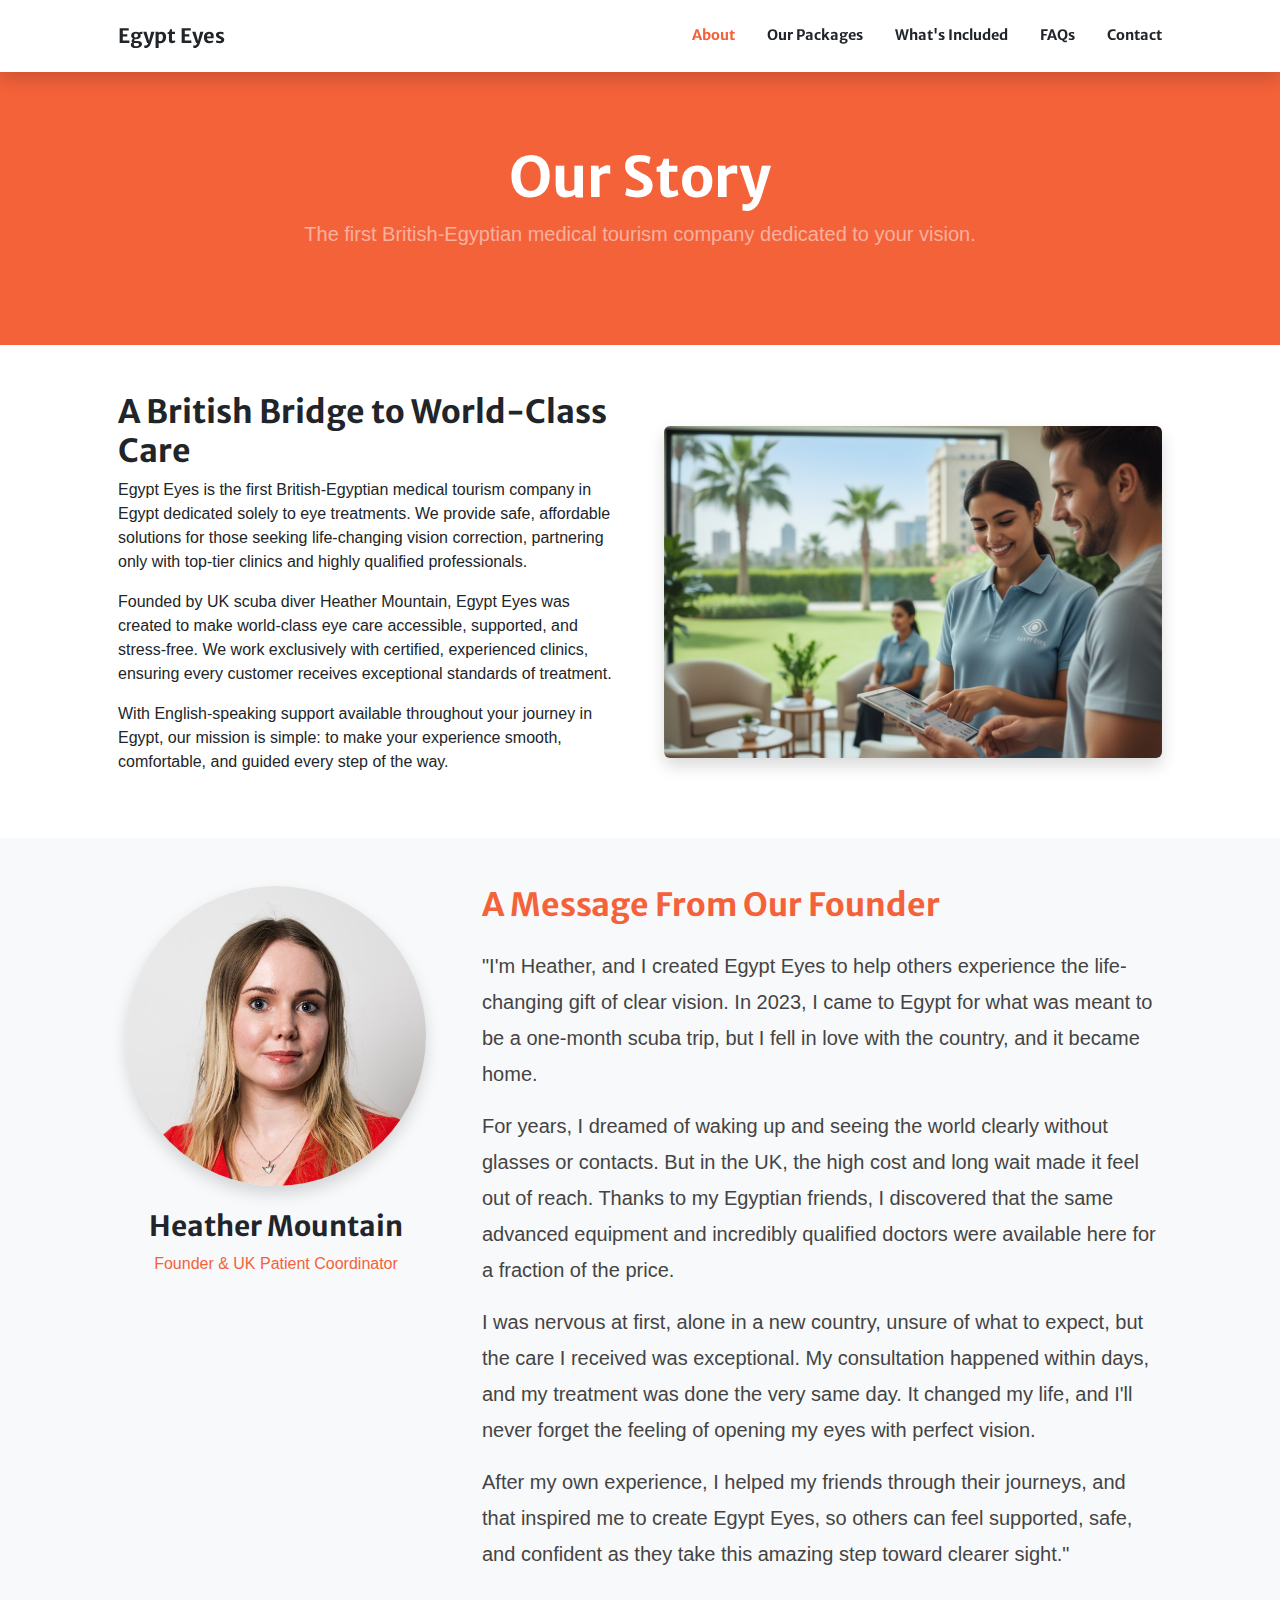
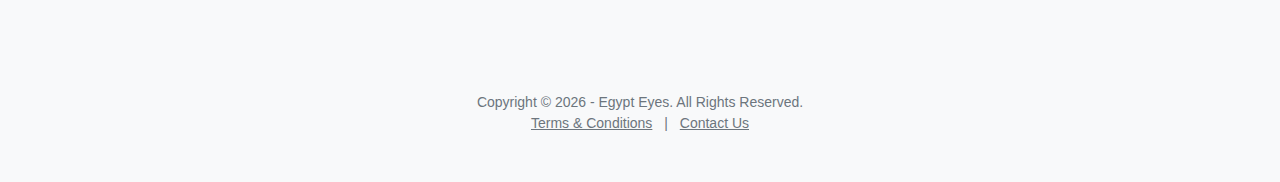
<file: about.html>
<!DOCTYPE html>
<html lang="en">
    <head>
        <meta charset="utf-8" />
        <meta name="viewport" content="width=device-width, initial-scale=1, shrink-to-fit=no" />
        <title>About Us | Egypt Eyes</title>
        <link rel="icon" type="image/x-icon" href="EE logo no text 2.PNG" />
        <link href="https://cdn.jsdelivr.net/npm/bootstrap-icons@1.11.3/font/bootstrap-icons.css" rel="stylesheet" />
        <link href="https://fonts.googleapis.com/css?family=Merriweather+Sans:400,700" rel="stylesheet" />
        <link href="css/styles.css" rel="stylesheet" />
    </head>
    <body id="page-top">
        <nav class="navbar navbar-expand-lg navbar-light fixed-top py-3 navbar-shrink" id="mainNav">
            <div class="container px-4 px-lg-5">
                <a class="navbar-brand" href="index.html">Egypt Eyes</a>
                <button class="navbar-toggler navbar-toggler-right" type="button" data-bs-toggle="collapse" data-bs-target="#navbarResponsive" aria-controls="navbarResponsive" aria-expanded="false" aria-label="Toggle navigation"><span class="navbar-toggler-icon"></span></button>
                <div class="collapse navbar-collapse" id="navbarResponsive">
                    <ul class="navbar-nav ms-auto my-2 my-lg-0">
                        <li class="nav-item"><a class="nav-link active" href="about.html">About</a></li>
                        <li class="nav-item"><a class="nav-link" href="packages.html">Our Packages</a></li>
                        <li class="nav-item"><a class="nav-link" href="index.html#portfolio">What's Included</a></li>
                        <li class="nav-item"><a class="nav-link" href="faq.html">FAQs</a></li>
                        <li class="nav-item"><a class="nav-link" href="index.html#contact">Contact</a></li>
                    </ul>
                </div>
            </div>
        </nav>

        <header class="bg-primary py-5 mt-5">
            <div class="container px-4 px-lg-5 my-5 text-center text-white">
                <h1 class="display-4 fw-bolder">Our Story</h1>
                <p class="lead fw-normal text-white-50 mb-0">The first British-Egyptian medical tourism company dedicated to your vision.</p>
            </div>
        </header>

        <section class="py-5">
            <div class="container px-4 px-lg-5">
                <div class="row gx-5 align-items-center">
                    <div class="col-lg-6">
                        <h2 class="fw-bolder">A British Bridge to World-Class Care</h2>
                        <p>Egypt Eyes is the first British-Egyptian medical tourism company in Egypt dedicated solely to eye treatments. We provide safe, affordable solutions for those seeking life-changing vision correction, partnering only with top-tier clinics and highly qualified professionals.</p>
                        <p>Founded by UK scuba diver Heather Mountain, Egypt Eyes was created to make world-class eye care accessible, supported, and stress-free. We work exclusively with certified, experienced clinics, ensuring every customer receives exceptional standards of treatment.</p>
                        <p>With English-speaking support available throughout your journey in Egypt, our mission is simple: to make your experience smooth, comfortable, and guided every step of the way.</p>
                    </div>
                    <div class="col-lg-6">
                        <img class="img-fluid rounded shadow" src="EE thumbnail support.PNG" alt="Professional Eye Care Support" />
                    </div>
                </div>
            </div>
        </section>

        <section class="py-5 bg-light">
            <div class="container px-4 px-lg-5">
                <div class="row gx-5 justify-content-center">
                    <div class="col-lg-4 text-center mb-5">
                        <img class="img-fluid rounded-circle shadow mb-4" src="Heather Mountain photo.jpg" alt="Heather Mountain - Founder of Egypt Eyes" style="width: 300px; height: 300px; object-fit: cover;" />
                        <h3 class="fw-bolder">Heather Mountain</h3>
                        <p class="text-primary italic">Founder & UK Patient Coordinator</p>
                    </div>
                    <div class="col-lg-8">
                        <h2 class="fw-bolder mb-4 text-primary">A Message From Our Founder</h2>
                        <div class="fs-5 italic mb-4" style="line-height: 1.8; color: #444;">
                            <p>"I'm Heather, and I created Egypt Eyes to help others experience the life-changing gift of clear vision. In 2023, I came to Egypt for what was meant to be a one-month scuba trip, but I fell in love with the country, and it became home.</p>
                            <p>For years, I dreamed of waking up and seeing the world clearly without glasses or contacts. But in the UK, the high cost and long wait made it feel out of reach. Thanks to my Egyptian friends, I discovered that the same advanced equipment and incredibly qualified doctors were available here for a fraction of the price.</p>
                            <p>I was nervous at first, alone in a new country, unsure of what to expect, but the care I received was exceptional. My consultation happened within days, and my treatment was done the very same day. It changed my life, and I'll never forget the feeling of opening my eyes with perfect vision.</p>
                            <p>After my own experience, I helped my friends through their journeys, and that inspired me to create Egypt Eyes, so others can feel supported, safe, and confident as they take this amazing step toward clearer sight."</p>
                        </div>
                    </div>
                </div>
            </div>
        </section>

<footer class="bg-light py-5">
            <div class="container px-4 px-lg-5">
                <div class="small text-center text-muted">
                    Copyright &copy; 2026 - Egypt Eyes. All Rights Reserved. <br>
                    <a class="text-muted" href="terms.html">Terms & Conditions</a> 
                    <span class="mx-2">|</span> 
                    <a class="text-muted" href="index.html#contact">Contact Us</a>
                </div>
            </div>
        </footer>

        <script src="https://cdn.jsdelivr.net/npm/bootstrap@5.2.3/dist/js/bootstrap.bundle.min.js"></script>
    </body>
</html>
</file>
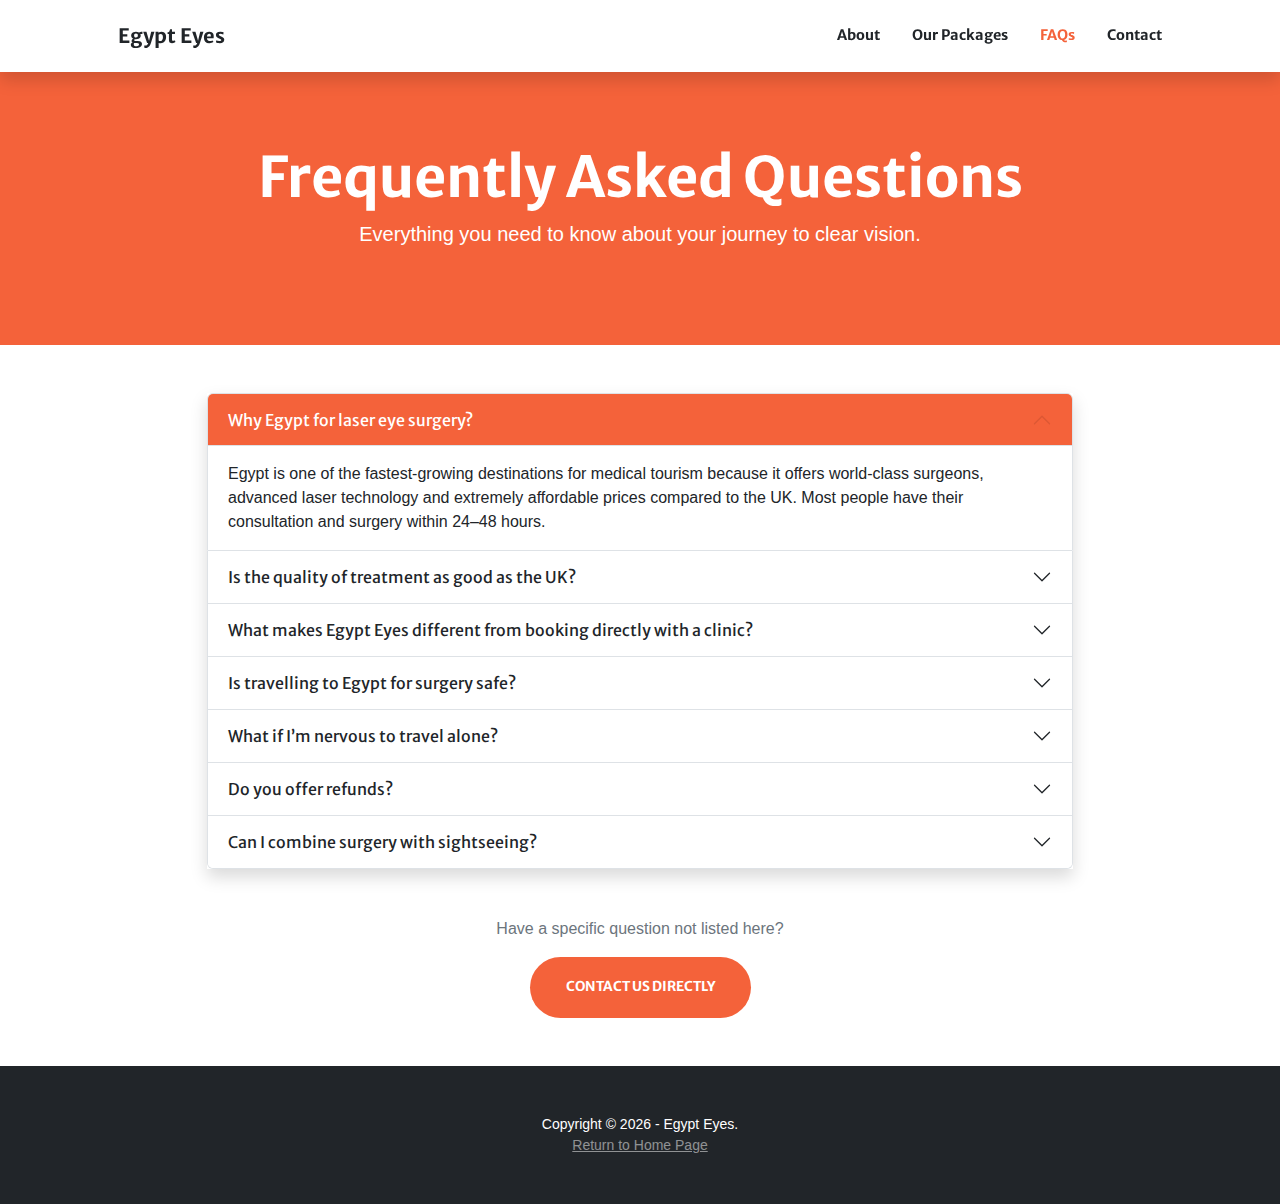
<file: faq.html>
<!DOCTYPE html>
<html lang="en">
    <head>
        <meta charset="utf-8" />
        <meta name="viewport" content="width=device-width, initial-scale=1, shrink-to-fit=no" />
        <title>FAQs | Egypt Eyes</title>
        <link rel="icon" type="image/x-icon" href="EE logo no text 2.PNG" />
        <link href="https://cdn.jsdelivr.net/npm/bootstrap-icons@1.11.3/font/bootstrap-icons.css" rel="stylesheet" />
        <link href="https://fonts.googleapis.com/css?family=Merriweather+Sans:400,700" rel="stylesheet" />
        <link href="css/styles.css" rel="stylesheet" />
        <style>
            .accordion-button:not(.collapsed) {
                background-color: #f4623a;
                color: white;
            }
        </style>
    </head>
    <body>
        <nav class="navbar navbar-expand-lg navbar-light fixed-top py-3 navbar-shrink" id="mainNav">
            <div class="container px-4 px-lg-5">
                <a class="navbar-brand" href="index.html">Egypt Eyes</a>
                <div class="collapse navbar-collapse" id="navbarResponsive">
                    <ul class="navbar-nav ms-auto my-2 my-lg-0">
                        <li class="nav-item"><a class="nav-link" href="about.html">About</a></li>
                        <li class="nav-item"><a class="nav-link" href="packages.html">Our Packages</a></li>
                        <li class="nav-item"><a class="nav-link active" href="faq.html">FAQs</a></li>
                        <li class="nav-item"><a class="nav-link" href="index.html#contact">Contact</a></li>
                    </ul>
                </div>
            </div>
        </nav>

        <header class="bg-primary py-5 mt-5">
            <div class="container px-4 px-lg-5 my-5 text-center text-white">
                <h1 class="display-4 fw-bolder">Frequently Asked Questions</h1>
                <p class="lead mb-0">Everything you need to know about your journey to clear vision.</p>
            </div>
        </header>

        <section class="py-5">
            <div class="container px-4 px-lg-5">
                <div class="row justify-content-center">
                    <div class="col-lg-10">
                        <div class="accordion shadow" id="faqAccordion">
                            
                            <div class="accordion-item">
                                <h2 class="accordion-header"><button class="accordion-button" type="button" data-bs-toggle="collapse" data-bs-target="#q1">Why Egypt for laser eye surgery?</button></h2>
                                <div id="q1" class="accordion-collapse collapse show" data-bs-parent="#faqAccordion">
                                    <div class="accordion-body">Egypt is one of the fastest-growing destinations for medical tourism because it offers world-class surgeons, advanced laser technology and extremely affordable prices compared to the UK. Most people have their consultation and surgery within 24–48 hours.</div>
                                </div>
                            </div>

                            <div class="accordion-item">
                                <h2 class="accordion-header"><button class="accordion-button collapsed" type="button" data-bs-toggle="collapse" data-bs-target="#q2">Is the quality of treatment as good as the UK?</button></h2>
                                <div id="q2" class="accordion-collapse collapse" data-bs-parent="#faqAccordion">
                                    <div class="accordion-body">Yes. The clinics we partner with use FDA-approved laser machines and international-standard technology. Our surgeons are highly experienced and perform thousands of LASIK and PRK treatments every year.</div>
                                </div>
                            </div>

                            <div class="accordion-item">
                                <h2 class="accordion-header"><button class="accordion-button collapsed" type="button" data-bs-toggle="collapse" data-bs-target="#q3">What makes Egypt Eyes different from booking directly with a clinic?</button></h2>
                                <div id="q3" class="accordion-collapse collapse" data-bs-parent="#faqAccordion">
                                    <div class="accordion-body">Booking directly only secures a surgery slot. Egypt Eyes provides a full, guided experience. We verify each clinic, organize your hotel, airport transfers, and provide English-speaking support throughout. You’re helped by someone who understands both UK expectations and the Egyptian medical system.</div>
                                </div>
                            </div>

                            <div class="accordion-item">
                                <h2 class="accordion-header"><button class="accordion-button collapsed" type="button" data-bs-toggle="collapse" data-bs-target="#q4">Is travelling to Egypt for surgery safe?</button></h2>
                                <div id="q4" class="accordion-collapse collapse" data-bs-parent="#faqAccordion">
                                    <div class="accordion-body">Yes. Cairo is a major medical hub with reputable clinics. Your entire trip is supported from the moment you arrive with private transportation and English-speaking support. You are never navigating the experience alone.</div>
                                </div>
                            </div>

                            <div class="accordion-item">
                                <h2 class="accordion-header"><button class="accordion-button collapsed" type="button" data-bs-toggle="collapse" data-bs-target="#q5">What if I’m nervous to travel alone?</button></h2>
                                <div id="q5" class="accordion-collapse collapse" data-bs-parent="#faqAccordion">
                                    <div class="accordion-body">You are welcome to bring a companion with you at no extra charge, including their accommodation and transfers. We are also available via WhatsApp 24/7.</div>
                                </div>
                            </div>

                            <div class="accordion-item">
                                <h2 class="accordion-header"><button class="accordion-button collapsed" type="button" data-bs-toggle="collapse" data-bs-target="#q6">Do you offer refunds?</button></h2>
                                <div id="q6" class="accordion-collapse collapse" data-bs-parent="#faqAccordion">
                                    <div class="accordion-body">If the clinic determines that you’re not eligible for LASIK or PRK, your deposit is fully refunded. If you cancel your booking for personal reasons, the deposit is non-refundable.</div>
                                </div>
                            </div>

                             <div class="accordion-item">
                                <h2 class="accordion-header"><button class="accordion-button collapsed" type="button" data-bs-toggle="collapse" data-bs-target="#q7">Can I combine surgery with sightseeing?</button></h2>
                                <div id="q7" class="accordion-collapse collapse" data-bs-parent="#faqAccordion">
                                    <div class="accordion-body">Yes! Many clients enjoy visiting the Pyramids or a Nile dinner cruise once their eyes feel comfortable. After LASIK this is often possible within 24–48 hours. Just remember sun protection is vital!</div>
                                </div>
                            </div>

                        </div>
                        <div class="text-center mt-5">
                            <p class="text-muted">Have a specific question not listed here?</p>
                            <a class="btn btn-primary btn-xl" href="index.html#contact">Contact Us Directly</a>
                        </div>
                    </div>
                </div>
            </div>
        </section>

        <footer class="bg-dark py-5">
            <div class="container px-4 px-lg-5 text-center text-white small">
                Copyright &copy; 2026 - Egypt Eyes. <br>
                <a class="text-white-50" href="index.html">Return to Home Page</a>
            </div>
        </footer>

        <script src="https://cdn.jsdelivr.net/npm/bootstrap@5.2.3/dist/js/bootstrap.bundle.min.js"></script>
    </body>
</html>
</file>
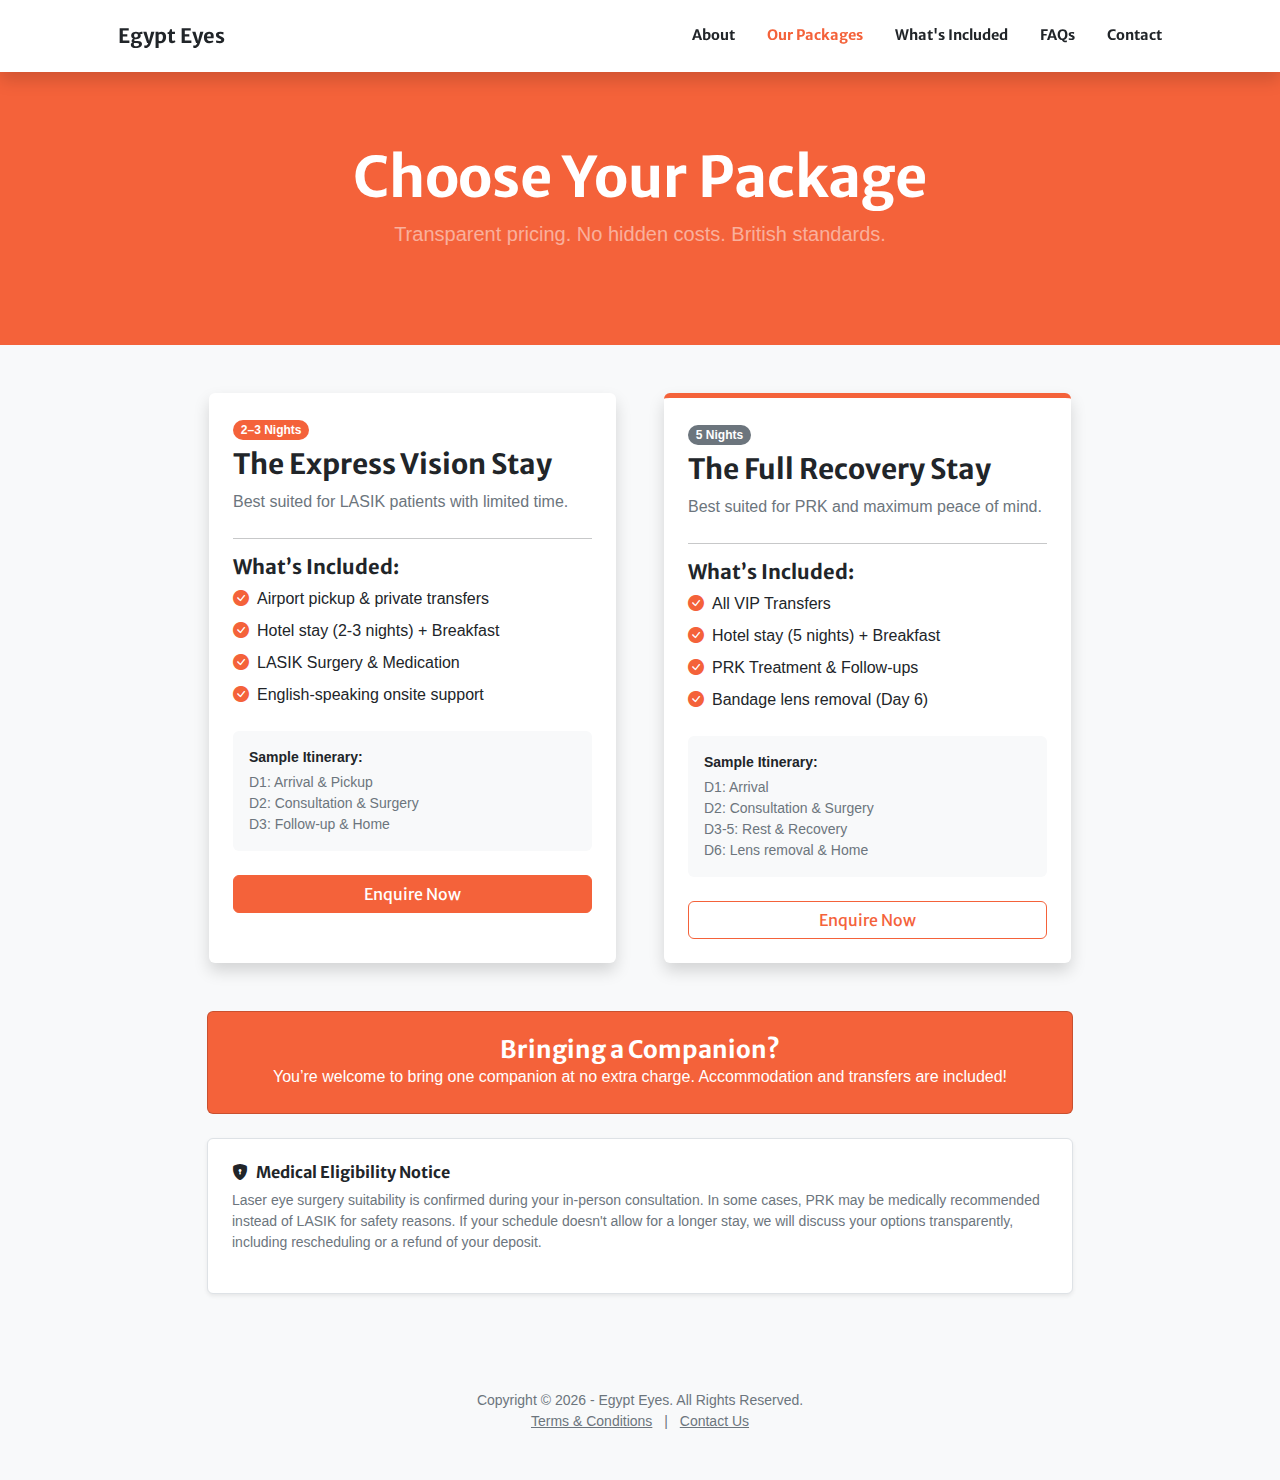
<file: packages.html>
<!DOCTYPE html>
<html lang="en">
    <head>
        <meta charset="utf-8" />
        <meta name="viewport" content="width=device-width, initial-scale=1, shrink-to-fit=no" />
        <title>Packages | Egypt Eyes</title>
        <link rel="icon" type="image/x-icon" href="EE logo no text 2.PNG" />
        <link href="https://cdn.jsdelivr.net/npm/bootstrap-icons@1.11.3/font/bootstrap-icons.css" rel="stylesheet" />
        <link href="https://fonts.googleapis.com/css?family=Merriweather+Sans:400,700" rel="stylesheet" />
        <link href="css/styles.css" rel="stylesheet" />
    </head>
    <body id="page-top">
        <nav class="navbar navbar-expand-lg navbar-light fixed-top py-3 navbar-shrink" id="mainNav">
            <div class="container px-4 px-lg-5">
                <a class="navbar-brand" href="index.html">Egypt Eyes</a>
                <button class="navbar-toggler navbar-toggler-right" type="button" data-bs-toggle="collapse" data-bs-target="#navbarResponsive" aria-controls="navbarResponsive" aria-expanded="false" aria-label="Toggle navigation"><span class="navbar-toggler-icon"></span></button>
                <div class="collapse navbar-collapse" id="navbarResponsive">
                    <ul class="navbar-nav ms-auto my-2 my-lg-0">
                        <li class="nav-item"><a class="nav-link" href="about.html">About</a></li>
                        <li class="nav-item"><a class="nav-link active" href="packages.html">Our Packages</a></li>
                        <li class="nav-item"><a class="nav-link" href="index.html#portfolio">What's Included</a></li>
                        <li class="nav-item"><a class="nav-link" href="faq.html">FAQs</a></li>
                        <li class="nav-item"><a class="nav-link" href="index.html#contact">Contact</a></li>
                    </ul>
                </div>
            </div>
        </nav>

        <header class="bg-primary py-5 mt-5">
            <div class="container px-4 px-lg-5 my-5">
                <div class="text-center text-white">
                    <h1 class="display-4 fw-bolder">Choose Your Package</h1>
                    <p class="lead fw-normal text-white-50 mb-0">Transparent pricing. No hidden costs. British standards.</p>
                </div>
            </div>
        </header>

        <section class="py-5 bg-light">
            <div class="container px-4 px-lg-5">
                <div class="row gx-5 justify-content-center">
                    
                    <div class="col-lg-5 mb-5">
                        <div class="card h-100 shadow border-0">
                            <div class="card-body p-4">
                                <div class="badge bg-primary rounded-pill mb-2">2–3 Nights</div>
                                <h2 class="h3 fw-bolder">The Express Vision Stay</h2>
                                <p class="text-muted mb-4">Best suited for LASIK patients with limited time.</p>
                                <hr>
                                <h5 class="fw-bold">What’s Included:</h5>
                                <ul class="list-unstyled mb-4">
                                    <li class="mb-2"><i class="bi bi-check-circle-fill text-primary me-2"></i>Airport pickup & private transfers</li>
                                    <li class="mb-2"><i class="bi bi-check-circle-fill text-primary me-2"></i>Hotel stay (2-3 nights) + Breakfast</li>
                                    <li class="mb-2"><i class="bi bi-check-circle-fill text-primary me-2"></i>LASIK Surgery & Medication</li>
                                    <li class="mb-2"><i class="bi bi-check-circle-fill text-primary me-2"></i>English-speaking onsite support</li>
                                </ul>
                                <div class="p-3 bg-light rounded mb-4">
                                    <p class="small mb-1"><strong>Sample Itinerary:</strong></p>
                                    <p class="small mb-0 text-muted">D1: Arrival & Pickup<br>D2: Consultation & Surgery<br>D3: Follow-up & Home</p>
                                </div>
                                <div class="d-grid"><a class="btn btn-primary" href="index.html#contact">Enquire Now</a></div>
                            </div>
                        </div>
                    </div>

                    <div class="col-lg-5 mb-5">
                        <div class="card h-100 shadow border-0 border-top border-primary border-5">
                            <div class="card-body p-4">
                                <div class="badge bg-secondary rounded-pill mb-2">5 Nights</div>
                                <h2 class="h3 fw-bolder">The Full Recovery Stay</h2>
                                <p class="text-muted mb-4">Best suited for PRK and maximum peace of mind.</p>
                                <hr>
                                <h5 class="fw-bold">What’s Included:</h5>
                                <ul class="list-unstyled mb-4">
                                    <li class="mb-2"><i class="bi bi-check-circle-fill text-primary me-2"></i>All VIP Transfers</li>
                                    <li class="mb-2"><i class="bi bi-check-circle-fill text-primary me-2"></i>Hotel stay (5 nights) + Breakfast</li>
                                    <li class="mb-2"><i class="bi bi-check-circle-fill text-primary me-2"></i>PRK Treatment & Follow-ups</li>
                                    <li class="mb-2"><i class="bi bi-check-circle-fill text-primary me-2"></i>Bandage lens removal (Day 6)</li>
                                </ul>
                                <div class="p-3 bg-light rounded mb-4">
                                    <p class="small mb-1"><strong>Sample Itinerary:</strong></p>
                                    <p class="small mb-0 text-muted">D1: Arrival<br>D2: Consultation & Surgery<br>D3-5: Rest & Recovery<br>D6: Lens removal & Home</p>
                                </div>
                                <div class="d-grid"><a class="btn btn-outline-primary" href="index.html#contact">Enquire Now</a></div>
                            </div>
                        </div>
                    </div>
                </div>

                <div class="row justify-content-center">
                    <div class="col-lg-10">
                        <div class="card bg-primary text-white mb-4">
                            <div class="card-body text-center p-4">
                                <h4 class="mb-0 fw-bold">Bringing a Companion?</h4>
                                <p class="mb-0">You’re welcome to bring one companion at no extra charge. Accommodation and transfers are included!</p>
                            </div>
                        </div>
                        <div class="p-4 border rounded bg-white small shadow-sm">
                            <h6 class="fw-bold"><i class="bi bi-shield-lock-fill me-2"></i>Medical Eligibility Notice</h6>
                            <p class="text-muted">Laser eye surgery suitability is confirmed during your in-person consultation. In some cases, PRK may be medically recommended instead of LASIK for safety reasons. If your schedule doesn't allow for a longer stay, we will discuss your options transparently, including rescheduling or a refund of your deposit.</p>
                        </div>
                    </div>
                </div>
            </div>
        </section>

<footer class="bg-light py-5">
            <div class="container px-4 px-lg-5">
                <div class="small text-center text-muted">
                    Copyright &copy; 2026 - Egypt Eyes. All Rights Reserved. <br>
                    <a class="text-muted" href="terms.html">Terms & Conditions</a> 
                    <span class="mx-2">|</span> 
                    <a class="text-muted" href="index.html#contact">Contact Us</a>
                </div>
            </div>
        </footer>

        <script src="https://cdn.jsdelivr.net/npm/bootstrap@5.2.3/dist/js/bootstrap.bundle.min.js"></script>
    </body>
</html>
</file>
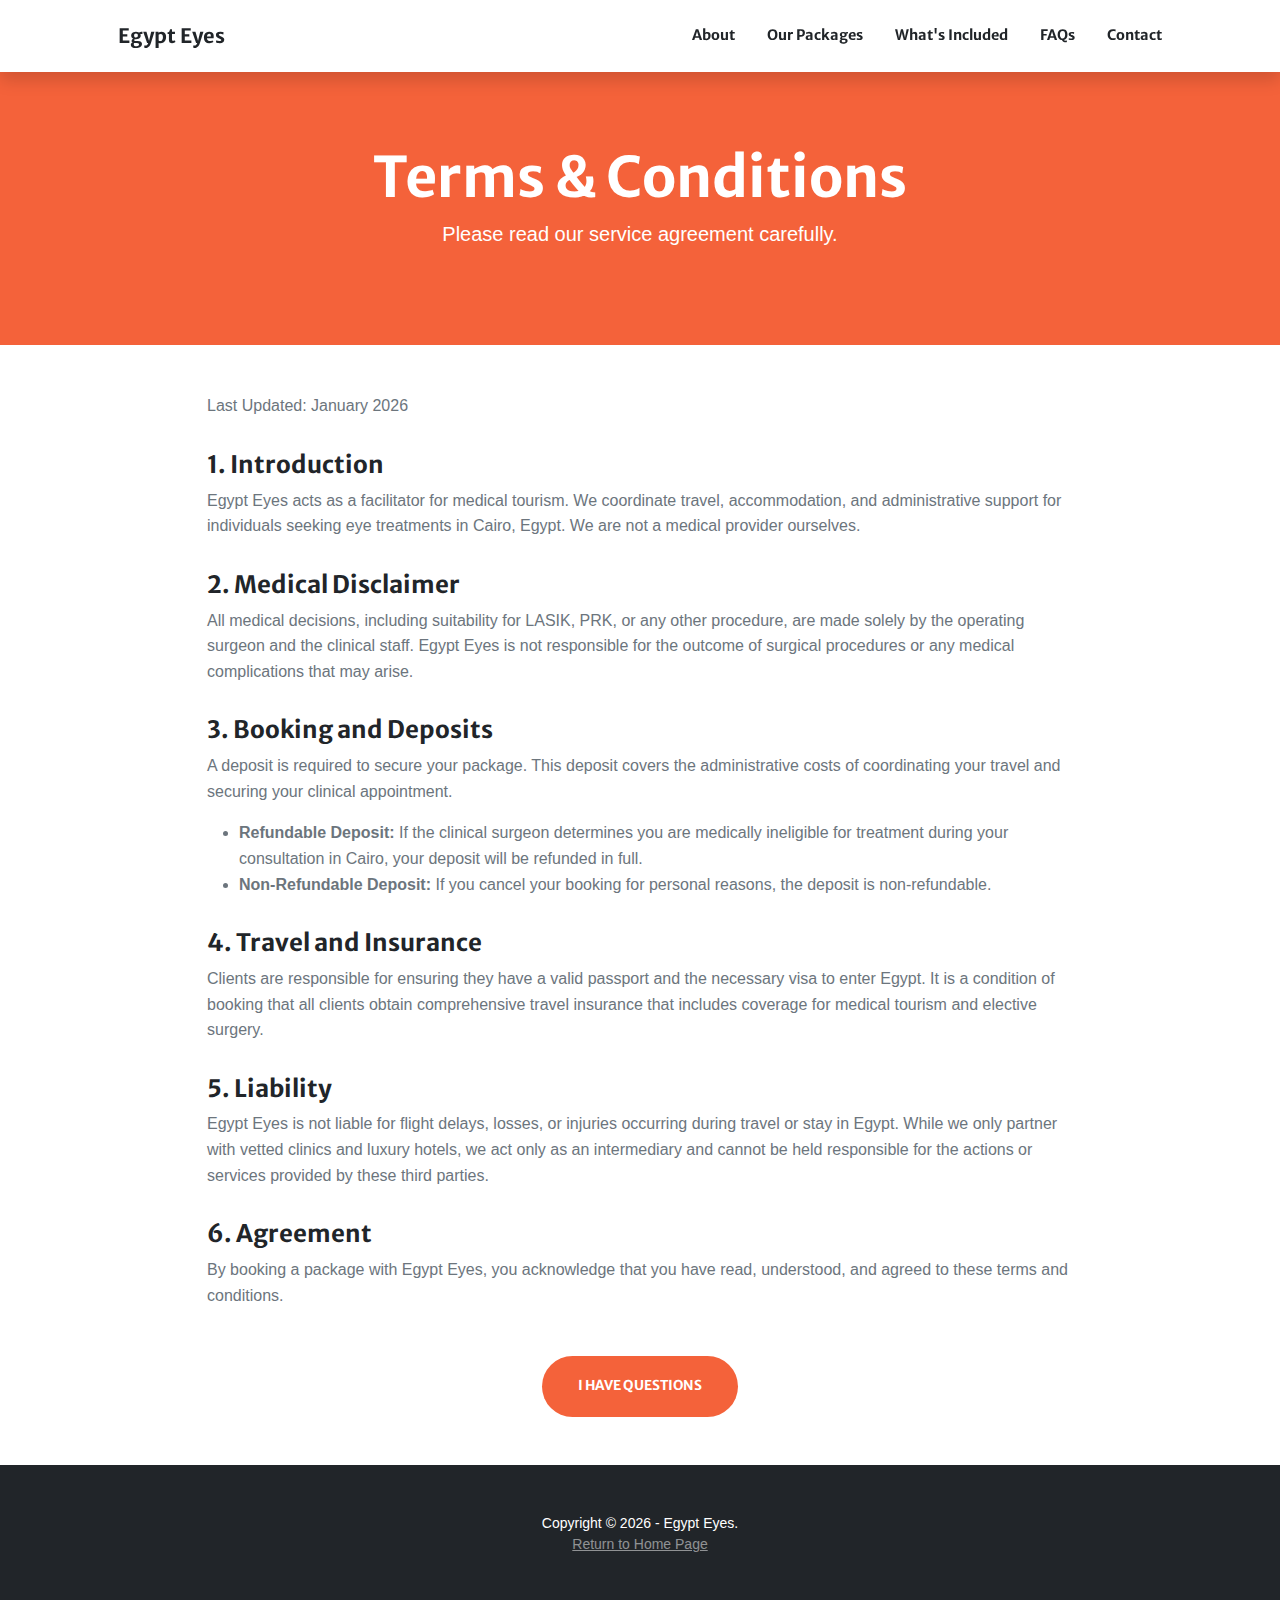
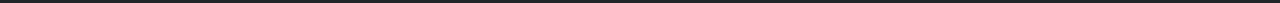
<file: terms.html>
<!DOCTYPE html>
<html lang="en">
    <head>
        <meta charset="utf-8" />
        <meta name="viewport" content="width=device-width, initial-scale=1, shrink-to-fit=no" />
        <title>Terms & Conditions | Egypt Eyes</title>
        <link rel="icon" type="image/x-icon" href="EE logo no text 2.PNG" />
        <link href="https://cdn.jsdelivr.net/npm/bootstrap-icons@1.11.3/font/bootstrap-icons.css" rel="stylesheet" />
        <link href="https://fonts.googleapis.com/css?family=Merriweather+Sans:400,700" rel="stylesheet" />
        <link href="css/styles.css" rel="stylesheet" />
        <style>
            .terms-content h2 { font-size: 1.5rem; margin-top: 2rem; color: #212529; font-weight: 700; }
            .terms-content p, .terms-content li { color: #6c757d; line-height: 1.6; }
        </style>
    </head>
    <body id="page-top">
        <nav class="navbar navbar-expand-lg navbar-light fixed-top py-3 navbar-shrink" id="mainNav">
            <div class="container px-4 px-lg-5">
                <a class="navbar-brand" href="index.html">Egypt Eyes</a>
                <button class="navbar-toggler navbar-toggler-right" type="button" data-bs-toggle="collapse" data-bs-target="#navbarResponsive" aria-controls="navbarResponsive" aria-expanded="false" aria-label="Toggle navigation"><span class="navbar-toggler-icon"></span></button>
                <div class="collapse navbar-collapse" id="navbarResponsive">
                    <ul class="navbar-nav ms-auto my-2 my-lg-0">
                        <li class="nav-item"><a class="nav-link" href="about.html">About</a></li>
                        <li class="nav-item"><a class="nav-link" href="packages.html">Our Packages</a></li>
                        <li class="nav-item"><a class="nav-link" href="index.html#portfolio">What's Included</a></li>
                        <li class="nav-item"><a class="nav-link" href="faq.html">FAQs</a></li>
                        <li class="nav-item"><a class="nav-link" href="index.html#contact">Contact</a></li>
                    </ul>
                </div>
            </div>
        </nav>

        <header class="bg-primary py-5 mt-5">
            <div class="container px-4 px-lg-5 my-5 text-center text-white">
                <h1 class="display-4 fw-bolder">Terms & Conditions</h1>
                <p class="lead mb-0">Please read our service agreement carefully.</p>
            </div>
        </header>

        <section class="py-5">
            <div class="container px-4 px-lg-5">
                <div class="row justify-content-center">
                    <div class="col-lg-10 terms-content">
                        <p class="text-muted italic">Last Updated: January 2026</p>
                        
                        <h2>1. Introduction</h2>
                        <p>Egypt Eyes acts as a facilitator for medical tourism. We coordinate travel, accommodation, and administrative support for individuals seeking eye treatments in Cairo, Egypt. We are not a medical provider ourselves.</p>

                        <h2>2. Medical Disclaimer</h2>
                        <p>All medical decisions, including suitability for LASIK, PRK, or any other procedure, are made solely by the operating surgeon and the clinical staff. Egypt Eyes is not responsible for the outcome of surgical procedures or any medical complications that may arise.</p>

                        <h2>3. Booking and Deposits</h2>
                        <p>A deposit is required to secure your package. This deposit covers the administrative costs of coordinating your travel and securing your clinical appointment. 
                        <ul>
                            <li><strong>Refundable Deposit:</strong> If the clinical surgeon determines you are medically ineligible for treatment during your consultation in Cairo, your deposit will be refunded in full.</li>
                            <li><strong>Non-Refundable Deposit:</strong> If you cancel your booking for personal reasons, the deposit is non-refundable.</li>
                        </ul>
                        </p>

                        <h2>4. Travel and Insurance</h2>
                        <p>Clients are responsible for ensuring they have a valid passport and the necessary visa to enter Egypt. It is a condition of booking that all clients obtain comprehensive travel insurance that includes coverage for medical tourism and elective surgery.</p>

                        <h2>5. Liability</h2>
                        <p>Egypt Eyes is not liable for flight delays, losses, or injuries occurring during travel or stay in Egypt. While we only partner with vetted clinics and luxury hotels, we act only as an intermediary and cannot be held responsible for the actions or services provided by these third parties.</p>

                        <h2>6. Agreement</h2>
                        <p>By booking a package with Egypt Eyes, you acknowledge that you have read, understood, and agreed to these terms and conditions.</p>
                        
                        <div class="text-center mt-5">
                            <a class="btn btn-primary btn-xl" href="index.html#contact">I Have Questions</a>
                        </div>
                    </div>
                </div>
            </div>
        </section>

        <footer class="bg-dark py-5">
            <div class="container px-4 px-lg-5 text-center text-white small">
                Copyright &copy; 2026 - Egypt Eyes. <br>
                <a class="text-white-50" href="index.html">Return to Home Page</a>
            </div>
        </footer>

        <script src="https://cdn.jsdelivr.net/npm/bootstrap@5.2.3/dist/js/bootstrap.bundle.min.js"></script>
    </body>
</html>
</file>
